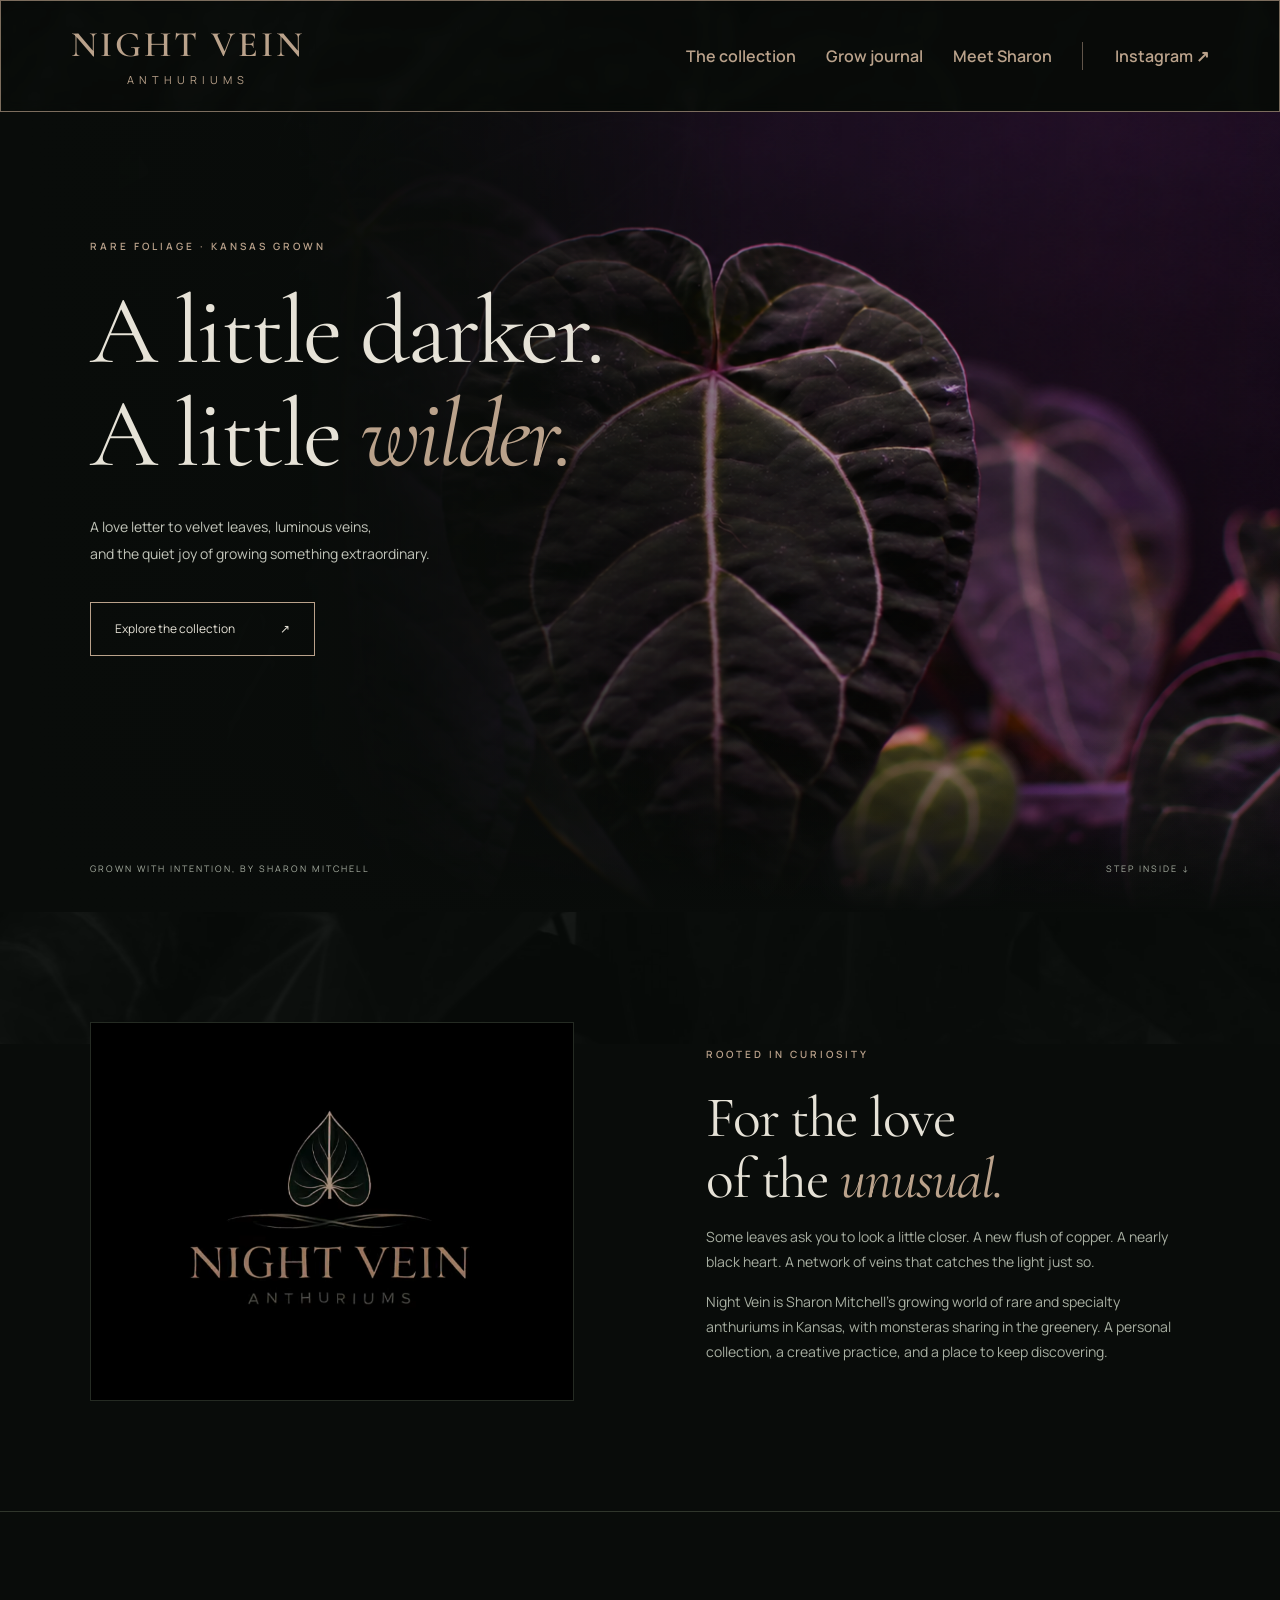
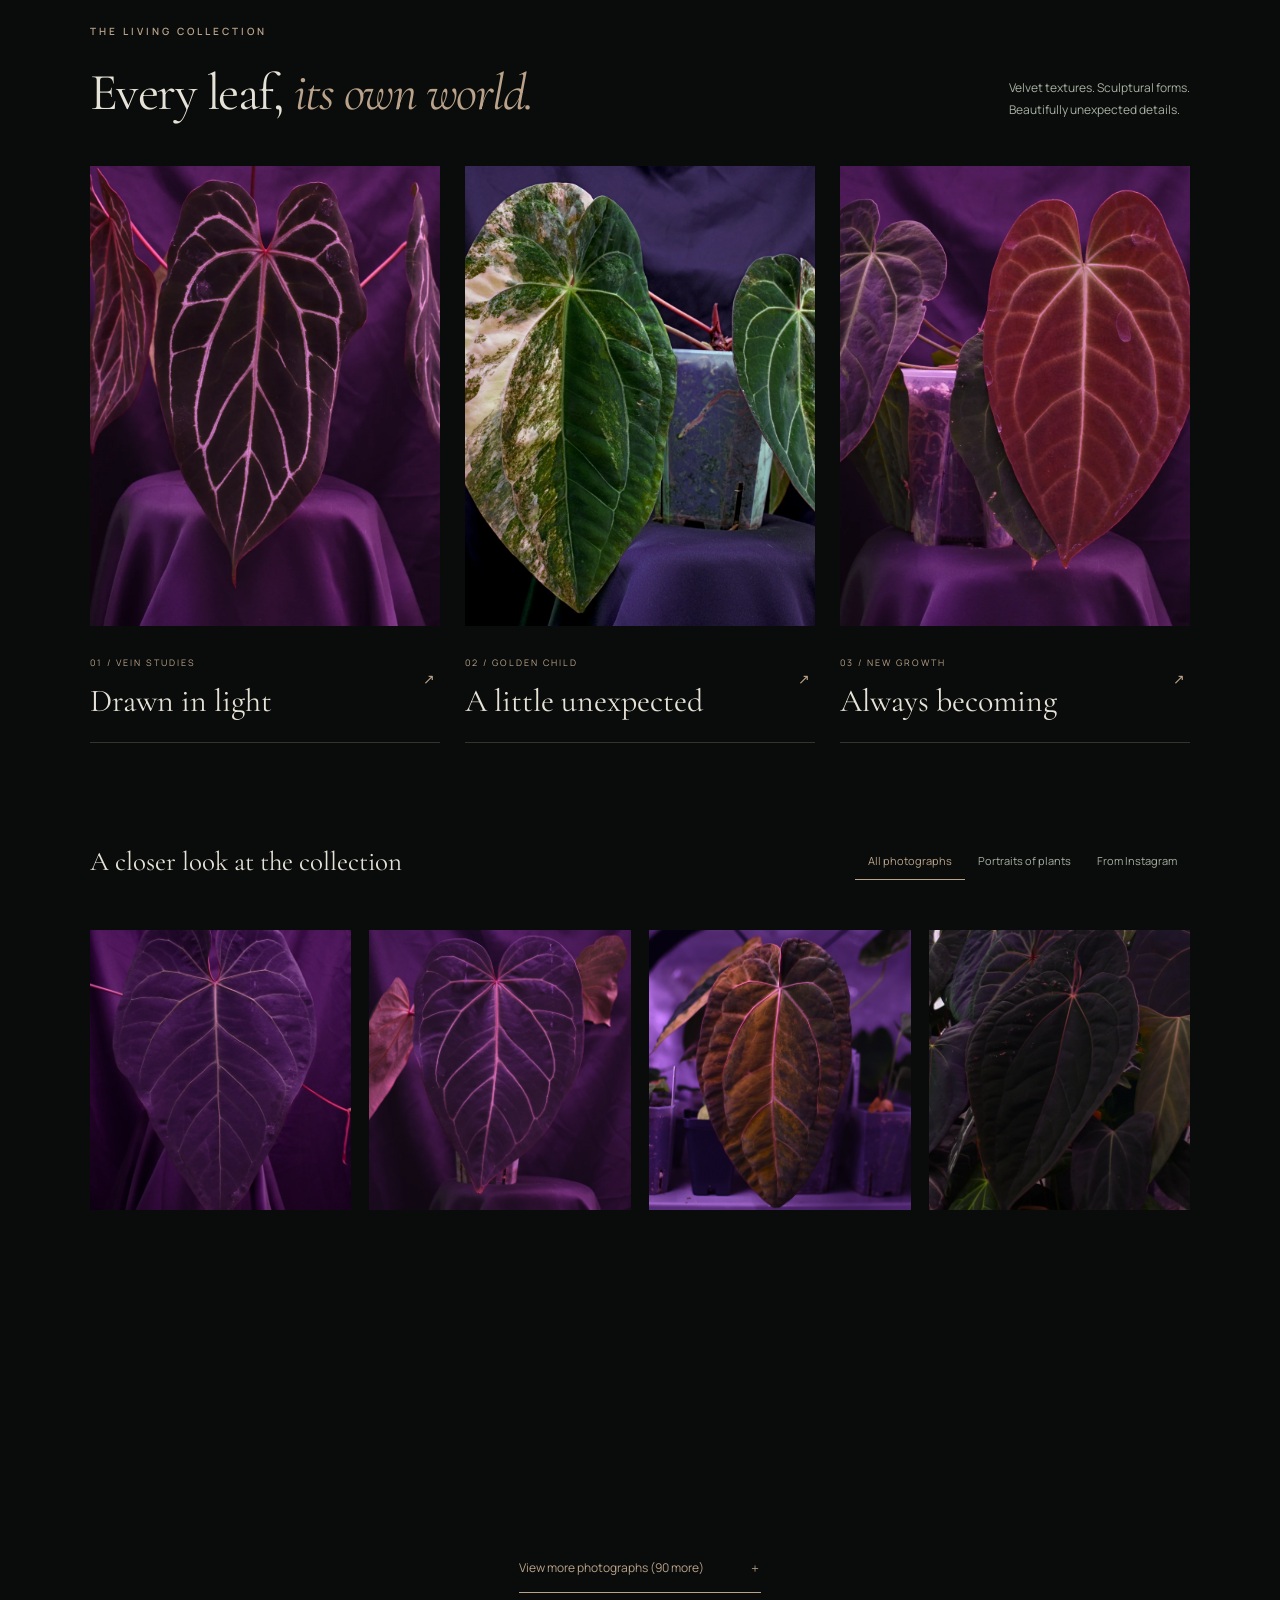
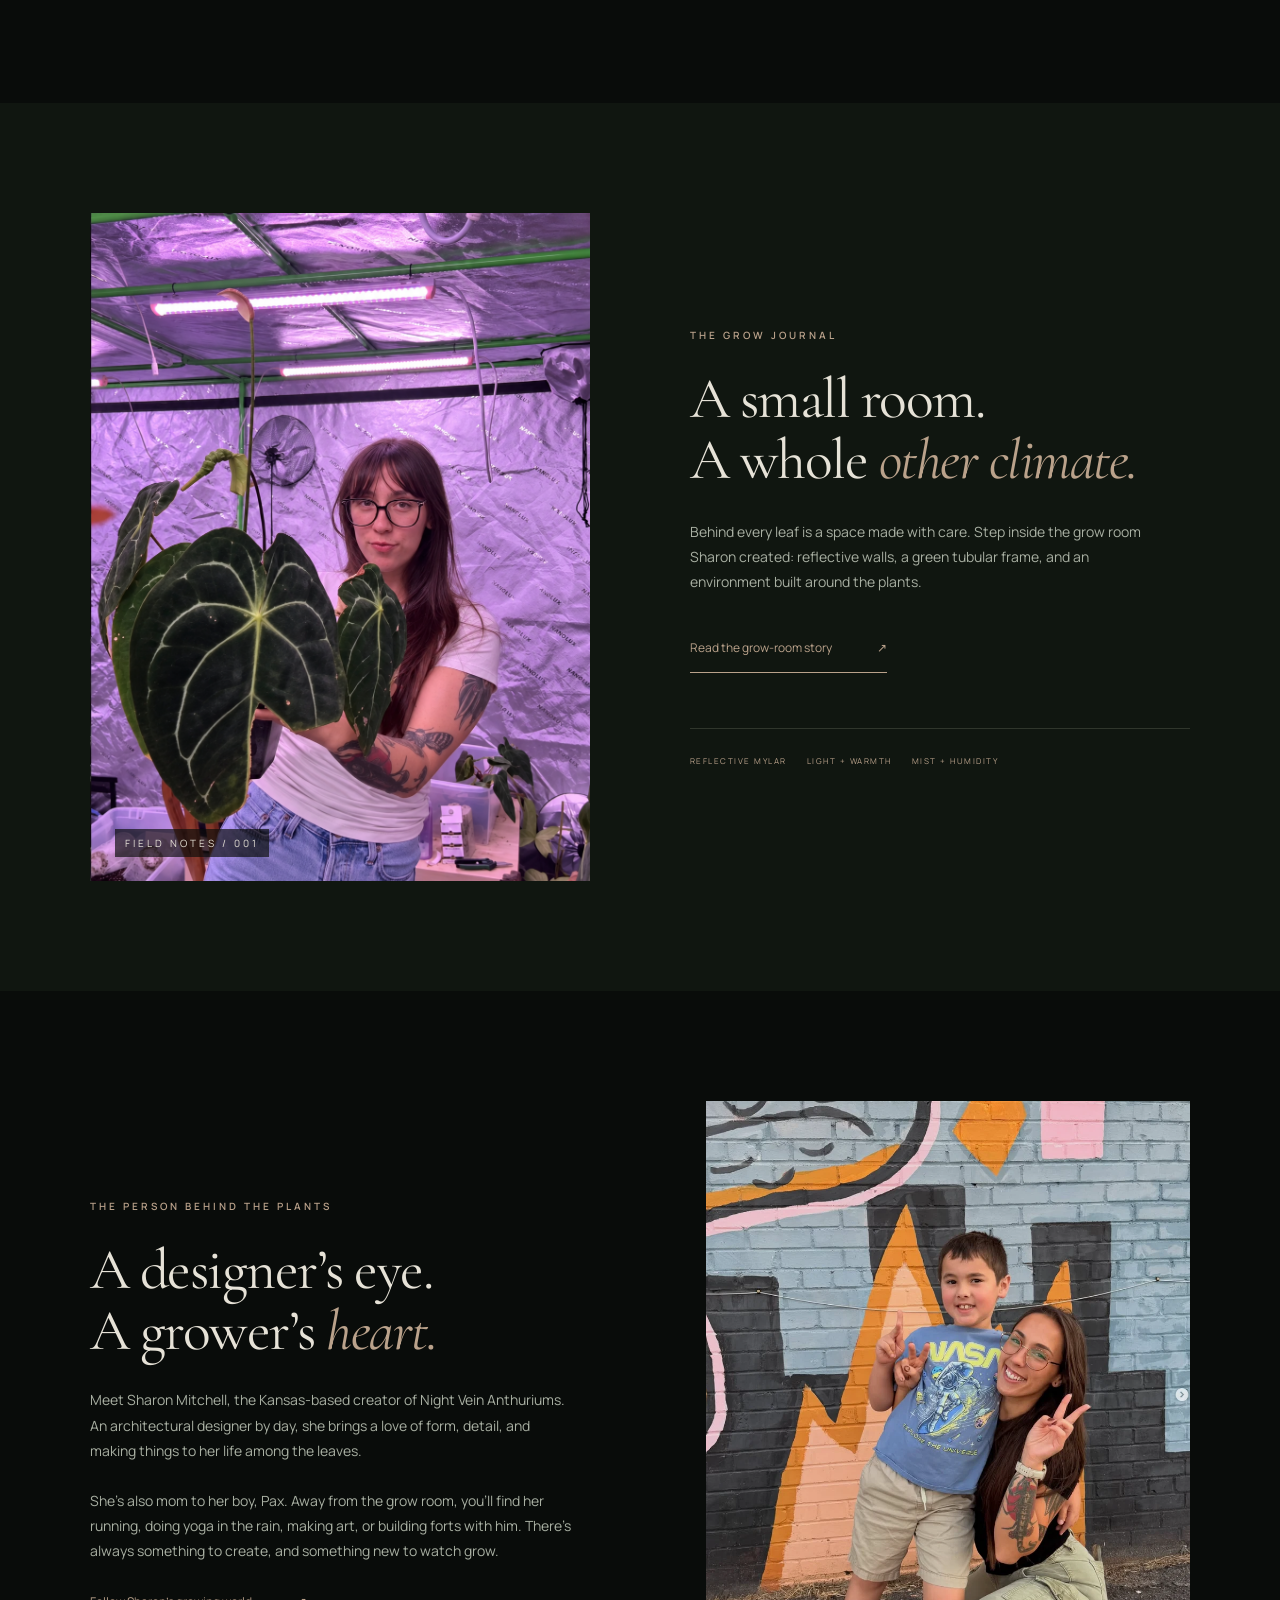
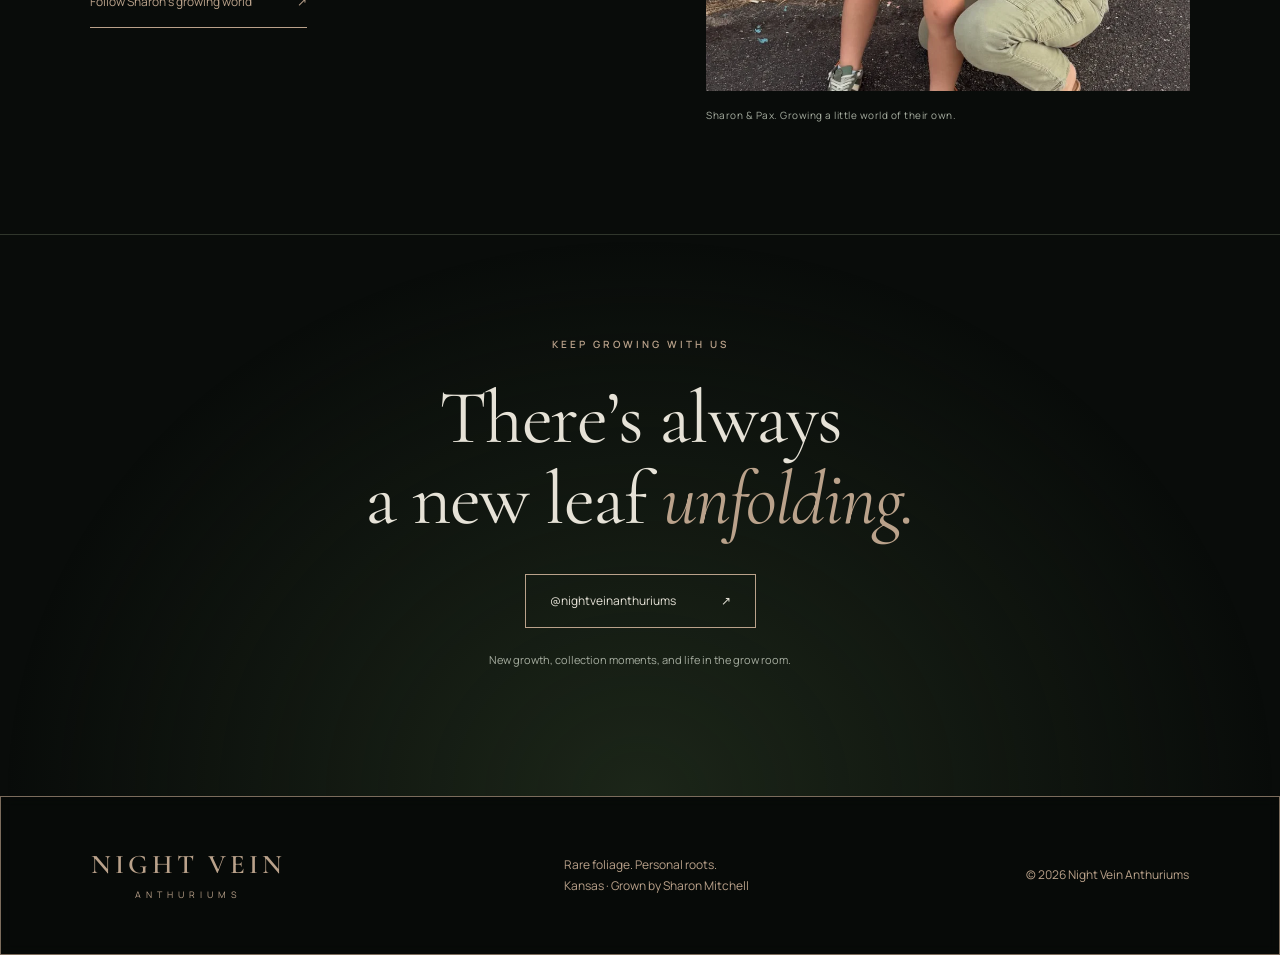
<file: nightvein/index.html>
<!doctype html>
<html lang="en"><head><meta charset="utf-8"><meta name="viewport" content="width=device-width,initial-scale=1"><title>Night Vein Anthuriums | Grown with intention in Kansas</title><meta name="description" content="A personal collection of rare and specialty anthuriums, grown by Sharon Mitchell in Kansas. Explore the plants, the grow room, and the story behind Night Vein."><meta name="theme-color" content="#090c0a"><link rel="icon" href="assets/logo.png"><link rel="stylesheet" href="styles.css?v=20260920-refined"></head>
<body><a class="skip" href="#main">Skip to content</a><header><a class="wordmark" href="#">NIGHT VEIN<span>ANTHURIUMS</span></a><nav aria-label="Main navigation"><a href="#collection">The collection</a><a href="#journal">Grow journal</a><a href="#sharon">Meet Sharon</a><a class="nav-social" href="https://www.instagram.com/nightveinanthuriums/" target="_blank" rel="noopener">Instagram ↗</a></nav></header>
<main id="main"><section class="hero"><img class="hero-photo" src="assets/hero-extended.png" alt="Deep velvet anthurium leaves with luminous pale veins"><div class="hero-shade"></div><div class="hero-content"><p class="eyebrow">RARE FOLIAGE · KANSAS GROWN</p><h1>A little darker.<br>A little <em>wilder.</em></h1><p>A love letter to velvet leaves, luminous veins,<br class="desktop"> and the quiet joy of growing something extraordinary.</p><a class="button" href="#collection">Explore the collection <span>↗</span></a></div><div class="hero-foot"><span>GROWN WITH INTENTION, BY SHARON MITCHELL</span><a href="#intro">STEP INSIDE ↓</a></div></section>
<section id="intro" class="intro section"><div class="logo-wrap"><img src="assets/logo.png" alt="Night Vein Anthuriums botanical logo" width="600" height="428"></div><div><p class="eyebrow">ROOTED IN CURIOSITY</p><h2>For the love<br>of the <em>unusual.</em></h2><p>Some leaves ask you to look a little closer. A new flush of copper. A nearly black heart. A network of veins that catches the light just so.</p><p>Night Vein is Sharon Mitchell’s growing world of rare and specialty anthuriums in Kansas, with monsteras sharing in the greenery. A personal collection, a creative practice, and a place to keep discovering.</p></div></section>
<section id="collection" class="section collection"><div class="section-heading"><div><p class="eyebrow">THE LIVING COLLECTION</p><h2>Every leaf, <em>its own world.</em></h2></div><p>Velvet textures. Sculptural forms.<br>Beautifully unexpected details.</p></div><div class="featured"><button class="photo-card" data-image="dsc_0398.webp" data-caption="Anthurium · luminous veins"><img src="assets/dsc_0398.webp" alt="Dark anthurium with sharply contrasting pale veins" loading="lazy"><span><small>01 / VEIN STUDIES</small><b>Drawn in light</b><i>↗</i></span></button><button class="photo-card" data-image="golden-child.webp" data-caption="Golden Child · from Sharon’s collection"><img src="assets/golden-child.webp" alt="Golden Child anthurium with green and cream variegation" loading="lazy"><span><small>02 / GOLDEN CHILD</small><b>A little unexpected</b><i>↗</i></span></button><button class="photo-card" data-image="dsc_0402.webp" data-caption="Anthurium · emerging color"><img src="assets/dsc_0402.webp" alt="Copper-toned young anthurium leaf beside mature dark foliage" loading="lazy"><span><small>03 / NEW GROWTH</small><b>Always becoming</b><i>↗</i></span></button></div><div class="gallery-toolbar"><p>A closer look at the collection</p><div role="group" aria-label="Filter photographs"><button class="active" data-filter="all" aria-pressed="true">All photographs</button><button data-filter="local" aria-pressed="false">Portraits of plants</button><button data-filter="Instagram public profile" aria-pressed="false">From Instagram</button></div></div><div id="gallery" class="gallery"></div><button id="more" class="text-button">View more photographs <span>＋</span></button></section>
<section id="journal" class="journal section"><div class="journal-photo"><img src="assets/sharon-growroom-enhanced.png" alt="Sharon among anthuriums beneath grow lights in her reflective grow room" loading="lazy"><span>FIELD NOTES / 001</span></div><div class="journal-copy"><p class="eyebrow">THE GROW JOURNAL</p><h2>A small room.<br>A whole <em>other climate.</em></h2><p>Behind every leaf is a space made with care. Step inside the grow room Sharon created: reflective walls, a green tubular frame, and an environment built around the plants.</p><button class="text-button" id="read-story">Read the grow-room story <span>↗</span></button><div class="room-details"><span>REFLECTIVE MYLAR</span><span>LIGHT + WARMTH</span><span>MIST + HUMIDITY</span></div></div></section>
<section id="sharon" class="section about"><div class="about-copy"><p class="eyebrow">THE PERSON BEHIND THE PLANTS</p><h2>A designer’s eye.<br>A grower’s <em>heart.</em></h2><p>Meet Sharon Mitchell, the Kansas-based creator of Night Vein Anthuriums. An architectural designer by day, she brings a love of form, detail, and making things to her life among the leaves.</p><p>She’s also mom to her boy, Pax. Away from the grow room, you’ll find her running, doing yoga in the rain, making art, or building forts with him. There’s always something to create, and something new to watch grow.</p><a class="text-button" href="https://www.instagram.com/nightveinanthuriums/" target="_blank" rel="noopener">Follow Sharon’s growing world <span>↗</span></a></div><figure><img src="assets/sharon-pax.webp" alt="Sharon and her son Pax smiling together in front of a colorful mural" loading="lazy"><figcaption>Sharon & Pax. Growing a little world of their own.</figcaption></figure></section>
<section class="closing"><p class="eyebrow">KEEP GROWING WITH US</p><h2>There’s always<br>a new leaf <em>unfolding.</em></h2><a class="button" href="https://www.instagram.com/nightveinanthuriums/" target="_blank" rel="noopener">@nightveinanthuriums <span>↗</span></a><p>New growth, collection moments, and life in the grow room.</p></section></main><footer><a class="wordmark" href="#">NIGHT VEIN<span>ANTHURIUMS</span></a><p>Rare foliage. Personal roots.<br>Kansas · Grown by Sharon Mitchell</p><span>© 2026 Night Vein Anthuriums</span></footer>
<dialog id="lightbox" aria-label="Photograph viewer"><button class="close" aria-label="Close photograph">×</button><img alt=""><p></p><div class="lightbox-nav"><button id="prev" aria-label="Previous photograph">←</button><span id="position"></span><button id="next" aria-label="Next photograph">→</button></div></dialog>
<dialog id="story" aria-labelledby="story-title"><button class="close" aria-label="Close story">×</button><article><p class="eyebrow">GROW JOURNAL / FIELD NOTES 001</p><h2 id="story-title">Building a little<br><em>world of green.</em></h2><p class="lede">The grow room behind Night Vein Anthuriums, created by Sharon Mitchell in Kansas.</p><img src="assets/sharon-growroom-enhanced.png" alt="Sharon in her illuminated grow room" loading="lazy"><h3>A framework for growing</h3><p>Sharon’s grow room begins with a powder-coated green tubular frame. The semi-modular structure gives the room its framework, with VIVOSUN reflective Mylar-coated walls enclosing the growing space. It is a practical setting for a collection whose details deserve a closer look.</p><h3>Light, mist, and warmth</h3><p>Grow lights illuminate the foliage, while the reflective walls help distribute that light around the enclosure. Misters add moisture to the air, and heat lamps supply warmth. Together, these elements shape the warm, humid environment Sharon has created for her plants; the lamps provide heat, while misting supplies the moisture.</p><h3>The plants at the heart of it</h3><p>Anthuriums are the focus of Night Vein: heart-shaped leaves, rich velvet surfaces, striking veins, and new growth that can emerge in a completely different color from the mature foliage. Her Instagram journal includes Golden Child, Delta Force, Red Vein Dark Phoenix, and a range of papillilaminum and magnificum crosses. Alongside the anthuriums, Sharon also grows monsteras.</p><h3>Designed with a personal touch</h3><p>As a full-time architectural designer, Sharon works with spaces and structures every day. Her grow room brings that same interest in making a space her own into a deeply personal project. Night Vein is a place where her creative life and love of plants meet.</p><p class="article-note">A look inside Sharon’s setup, based on her grow-room story. This is a personal space, not a step-by-step equipment or growing guide.</p><a href="https://www.instagram.com/nightveinanthuriums/" target="_blank" rel="noopener">Follow the grow room on Instagram ↗</a></article></dialog><script src="gallery-data.js"></script><script src="app.js?v=20260920-refined"></script></body></html>
</file>
<file: nightvein/styles.css>
@import url('https://fonts.googleapis.com/css2?family=Cormorant+Garamond:ital,wght@0,400;0,500;0,600;1,400;1,500&family=Manrope:wght@400;500;600;700&display=swap');
:root{--bg:#090c0a;--panel:#101610;--text:#e6e2d7;--muted:#a8afa2;--gold:#baa28b;--line:#30362c}*{box-sizing:border-box}html{scroll-behavior:smooth;scroll-padding-top:100px}body{margin:0;background:var(--bg);color:var(--text);font:14px/1.8 Manrope,Arial,sans-serif}a{color:inherit;text-decoration:none}button{font:inherit;color:inherit;cursor:pointer}button,a{-webkit-tap-highlight-color:transparent}button:focus-visible,a:focus-visible{outline:2px solid var(--gold);outline-offset:6px}button{background:none;border:0}img{max-width:100%;display:block}header{height:100px;padding:0 5.5%;display:flex;align-items:center;justify-content:space-between;border-bottom:1px solid var(--line)}.wordmark{font:27px/1.1 'Cormorant Garamond',Georgia,serif;letter-spacing:4px;color:var(--gold)}.wordmark span{display:block;font:9px Manrope,Arial;letter-spacing:5px;text-align:center;margin-top:8px}nav{display:flex;gap:34px;font-size:12px}nav a:hover{color:var(--gold)}.nav-social{border-left:1px solid var(--line);padding-left:32px}.hero{position:relative;min-height:720px;height:calc(100svh - 100px);max-height:1050px;overflow:hidden}.hero-photo{position:absolute;width:69%;height:100%;right:0;object-fit:cover;object-position:65% 48%}.hero-shade{position:absolute;inset:0;background:linear-gradient(90deg,#090c0a 2%,rgba(9,12,10,.95) 23%,rgba(9,12,10,.4) 58%,rgba(9,12,10,.05)),linear-gradient(0deg,#090c0a,transparent 22%)}.hero-content{position:relative;padding:125px 7% 140px;max-width:900px}.eyebrow{font-size:10px;font-weight:600;letter-spacing:3px;color:var(--gold);margin:0 0 25px}h1,h2,h3{font-family:'Cormorant Garamond',Georgia,serif;font-weight:400;line-height:1.06;margin:0}h1{font-size:clamp(65px,7.6vw,116px);letter-spacing:-3px}em{color:var(--gold);font-weight:400}.hero-content>p:not(.eyebrow){color:#c2c5ba;line-height:1.9;margin:28px 0 35px;max-width:450px}.button{display:inline-flex;align-items:center;gap:45px;border:1px solid var(--gold);padding:15px 24px;font-size:12px}.button:hover{background:var(--gold);color:var(--bg)}.hero-foot{position:absolute;bottom:35px;left:7%;right:7%;display:flex;justify-content:space-between;font-size:9px;letter-spacing:2px;color:var(--muted)}.section{max-width:1500px;margin:auto;padding:110px 7%}h2{font-size:clamp(45px,4.5vw,68px);letter-spacing:-1.5px}p{color:var(--muted)}.intro{display:grid;grid-template-columns:1fr 1fr;gap:12%;align-items:center;border-bottom:1px solid var(--line)}.intro p:not(.eyebrow){max-width:510px}.logo-wrap{background:#000;padding:10%;border:1px solid #252b23}.section-heading{display:flex;justify-content:space-between;align-items:end;margin-bottom:45px;gap:30px}.section-heading h2{font-size:52px}.section-heading>p{font-size:12px;margin:0}.featured{display:grid;grid-template-columns:repeat(3,1fr);gap:25px}.photo-card{text-align:left;padding:0;position:relative;overflow:hidden}.photo-card img{width:100%;height:460px;object-fit:cover;transition:transform .6s}.photo-card:hover img{transform:scale(1.035)}.photo-card>span{display:block;padding:22px 0;border-bottom:1px solid var(--line);position:relative}.photo-card small{font-size:9px;letter-spacing:2px;color:var(--gold)}.photo-card b{display:block;font:32px 'Cormorant Garamond',Georgia;margin-top:8px}.photo-card i{position:absolute;right:5px;top:40px;color:var(--gold);font-style:normal}.gallery-toolbar{display:flex;justify-content:space-between;align-items:center;margin:75px 0 25px;gap:15px}.gallery-toolbar>p{font:27px 'Cormorant Garamond',Georgia;color:var(--text)}.gallery-toolbar button{font-size:11px;padding:8px 13px;color:var(--muted);border-bottom:1px solid transparent}.gallery-toolbar button.active{border-color:var(--gold);color:var(--gold)}.gallery{display:grid;grid-template-columns:repeat(4,1fr);gap:18px}.gallery button{padding:0;overflow:hidden}.gallery img{height:280px;width:100%;object-fit:cover;transition:transform .4s}.gallery button:hover img{transform:scale(1.04)}.text-button{display:inline-flex;gap:45px;padding:14px 0;border-bottom:1px solid var(--gold);font-size:12px;color:var(--gold)}#more{display:flex;margin:35px auto 0}.journal{background:var(--panel);display:grid;grid-template-columns:1fr 1fr;gap:9%;align-items:center;max-width:none}.journal-photo{position:relative}.journal-photo img{width:100%;height:620px;object-fit:cover}.journal-photo>span{position:absolute;bottom:24px;left:25px;font-size:10px;letter-spacing:3px;background:#090c0aaa;padding:5px 10px}.journal-copy>p:not(.eyebrow){margin:28px 0;max-width:460px}.room-details{border-top:1px solid var(--line);margin-top:55px;padding-top:25px;display:flex;flex-wrap:wrap;gap:20px;font-size:8px;letter-spacing:1.5px;color:var(--gold)}.about{display:grid;grid-template-columns:1fr 1fr;gap:12%;align-items:center}.about-copy>p:not(.eyebrow){max-width:500px;margin-top:25px}.about figure{margin:0}.about figure img{height:590px;width:100%;object-fit:cover}.about figcaption{font-size:10px;letter-spacing:.5px;margin-top:15px;color:var(--muted)}.closing{text-align:center;padding:100px 20px 115px;border-top:1px solid var(--line);background:radial-gradient(ellipse at bottom,#1c2619,transparent 70%)}.closing h2{font-size:76px}.closing .button{margin-top:35px}.closing>p:last-child{font-size:11px;margin-top:22px}footer{border-top:1px solid var(--line);padding:45px 7%;display:flex;justify-content:space-between;align-items:center;gap:30px}footer p,footer>span{font-size:10px}footer>span{color:var(--muted)}dialog{background:var(--bg);color:var(--text);border:1px solid var(--line);max-height:92svh;max-width:94vw}dialog::backdrop{background:#000e;backdrop-filter:blur(8px)}.close{position:sticky;float:right;top:0;right:0;background:var(--bg);width:44px;height:44px;font-size:30px;z-index:3}#lightbox{padding:14px 22px;width:900px;text-align:center}#lightbox>img{max-height:68svh;max-width:100%;object-fit:contain;margin:auto}#lightbox>p{font-size:12px}.lightbox-nav{display:flex;justify-content:center;gap:25px;align-items:center}.lightbox-nav button{padding:8px 20px;border:1px solid var(--line)}#position{font-size:11px}#story{width:860px;padding:20px}article{padding:35px 65px 65px}article h2{font-size:62px}article .lede{font-size:18px}article img{width:100%;max-height:450px;object-fit:cover;margin:35px 0}article h3{font-size:34px;margin-top:35px}article a{color:var(--gold)}.article-note{font-size:11px;border-top:1px solid var(--line);padding-top:20px;margin-top:30px}.skip{position:absolute;top:-100px;z-index:10;background:var(--gold);color:#000;padding:10px}.skip:focus{top:0}[hidden]{display:none!important}@media(min-width:1600px){.hero-content{padding-top:170px}}@media(max-width:900px){header{padding:20px 5%;height:auto;gap:20px}.wordmark{font-size:23px}nav{gap:18px;font-size:10px}.nav-social{display:none}.hero{min-height:660px;max-height:800px}.hero-photo{width:90%}.hero-content{padding:115px 6%}.hero-shade{background:linear-gradient(90deg,#090c0af0,#090c0a66),linear-gradient(0deg,#090c0a,transparent 35%)}.section{padding:80px 6%}.intro,.about{gap:7%}.photo-card img{height:330px}.photo-card b{font-size:26px}.section-heading{display:block}.section-heading>p{margin-top:20px}.gallery img{height:200px}.gallery-toolbar{display:block}.journal{gap:7%}.journal-photo img{height:540px}.about figure img{height:480px}.closing h2{font-size:64px}}@media(max-width:600px){header{flex-wrap:wrap;justify-content:center;padding:22px 15px 16px}nav{width:100%;justify-content:center;gap:28px;margin-top:12px}h1{font-size:72px}.hero{height:710px;min-height:0}.hero-photo{width:100%;object-position:61% center}.hero-content{padding:110px 7%}.hero-content>p:not(.eyebrow){font-size:13px;max-width:310px}.eyebrow{font-size:8px;letter-spacing:2px}.hero-foot{font-size:7px;letter-spacing:1px;gap:25px}.section{padding:65px 7%}.intro,.about,.journal{grid-template-columns:1fr;gap:45px}.intro .logo-wrap{max-width:350px;margin:auto;padding:6%}.section-heading h2{font-size:43px}.featured{grid-template-columns:1fr;gap:30px}.photo-card img{height:450px}.gallery{grid-template-columns:repeat(2,1fr);gap:12px}.gallery img{height:230px}.gallery-toolbar{margin-top:50px}.gallery-toolbar button{padding:8px;font-size:10px}.journal-photo img{height:490px}.journal-copy{padding-bottom:15px}.about figure img{height:auto}.closing{padding:75px 7%}.closing h2{font-size:54px}.closing .button{gap:25px}footer{flex-direction:column;text-align:center;padding:40px 7%;gap:20px}footer p{margin:0}article{padding:30px 10px}article h2{font-size:45px}.desktop{display:none}}@media(prefers-reduced-motion:reduce){html{scroll-behavior:auto}*{transition:none!important}}

@media(max-width:600px){h1{font-size:60px;letter-spacing:-2px}.hero-content{padding-top:125px}}

/* Preserve the supplied logo proportions and give the page light bookends. */
.logo-wrap img{width:100%;height:auto;object-fit:contain}
header,footer{background:#f3f0e8;color:#283025;border-color:#d8d4c9}
header .wordmark,footer .wordmark{color:#76614d}
header nav a:hover{color:#76614d}
header .nav-social{border-color:#d8d4c9}
footer p,footer>span{color:#596052}

/* Quiet, scroll-led movement; no scroll hijacking. */
.reading-progress{position:fixed;top:0;left:0;right:0;height:3px;background:var(--gold);z-index:20;transform:scaleX(0);transform-origin:left;pointer-events:none}
.motion-enabled .hero-photo{transform:translate3d(0,var(--hero-drift,0px),0) scale(1.10);transform-origin:center;will-change:transform}
.motion-enabled .scroll-reveal{opacity:0;transform:translateY(28px);transition:opacity .85s ease var(--reveal-delay,0ms),transform .85s cubic-bezier(.2,.65,.3,1) var(--reveal-delay,0ms)}
.motion-enabled .scroll-reveal.is-revealed,.motion-enabled .scroll-reveal:focus-within{opacity:1;transform:translateY(0)}
@media(prefers-reduced-motion:reduce){.reading-progress{display:none}.motion-enabled .hero-photo{transform:none;will-change:auto}.motion-enabled .scroll-reveal{opacity:1;transform:none;transition:none}}

/* Gold bookends, generous navigation, and botanical depth. */
header,footer{background:#baa28b;color:#211722;border-color:#a18a74}
header{position:relative;z-index:2;min-height:112px;height:auto;padding-top:22px;padding-bottom:22px}
header .wordmark{font-size:36px;font-weight:600;letter-spacing:3px;color:#211722}
header .wordmark span{font-size:11px;letter-spacing:5px;color:#211722}
header nav{font-size:16px;font-weight:600;gap:30px}
header nav a:hover{color:#000;text-decoration:underline;text-underline-offset:6px}
header .nav-social{border-color:#806b59}
footer .wordmark{color:#211722;font-weight:600}
footer p,footer>span{color:#302431;font-size:12px}
main,footer{position:relative;z-index:1}
.botanical-backdrop{position:fixed;inset:-10%;z-index:0;pointer-events:none;overflow:hidden;opacity:.045;background-image:url('assets/dsc_0171.webp');background-size:cover;background-position:center;filter:grayscale(1);animation:leaf-drift 38s ease-in-out infinite alternate}
@keyframes leaf-drift{from{transform:translate3d(-1%,0,0) scale(1.04) rotate(-1deg)}to{transform:translate3d(2%,-2%,0) scale(1.12) rotate(1deg)}}
.motion-enabled .photo-card img,.motion-enabled .gallery button img,.motion-enabled .journal-photo img,.motion-enabled .about figure img{transform:scale(1);transition:transform 1.3s cubic-bezier(.2,.65,.3,1)}
.motion-enabled .scroll-reveal:not(.is-revealed) img{transform:scale(1.13)}
.journal-photo,.about figure{overflow:hidden}
@media(hover:hover){.motion-enabled .photo-card:hover img,.motion-enabled .gallery button:hover img{transform:scale(1.055);transition-duration:.6s}}
@media(max-width:900px){header nav{font-size:14px;gap:20px}header .wordmark{font-size:31px}}
@media(max-width:600px){header{padding:24px 15px 20px}header nav{font-size:13px;gap:22px}header .wordmark{font-size:34px}header .wordmark span{font-size:11px}footer p,footer>span{font-size:12px}.botanical-backdrop{background-position:65% center}}
@media(prefers-reduced-motion:reduce){.botanical-backdrop{animation:none}.motion-enabled .scroll-reveal:not(.is-revealed) img,.motion-enabled .photo-card img,.motion-enabled .gallery button img,.motion-enabled .journal-photo img,.motion-enabled .about figure img{transform:none;transition:none}}

/* A more visible, continuously drifting botanical layer. */
.botanical-backdrop{opacity:.15;inset:-16%;animation:leaf-drift-visible 18s ease-in-out infinite alternate;will-change:transform}
@keyframes leaf-drift-visible{from{transform:translate3d(-4%,2%,0) scale(1.03) rotate(-2deg)}to{transform:translate3d(4%,-3%,0) scale(1.16) rotate(2deg)}}
header{background:rgba(186,162,139,.82);backdrop-filter:blur(9px);-webkit-backdrop-filter:blur(9px)}
@media(prefers-reduced-motion:reduce){.botanical-backdrop{animation:none;will-change:auto}}

/* Transparent gold-outlined bookends; navigation remains visible on scroll. */
header,footer{background:rgba(5,8,6,.40);color:var(--gold);border:1px solid rgba(186,162,139,.65);backdrop-filter:blur(6px);-webkit-backdrop-filter:blur(6px)}
header{position:sticky;top:0;z-index:15}
header .wordmark,header .wordmark span,footer .wordmark,footer p,footer>span{color:var(--gold)}
header nav a:hover{color:#ead8c5}
header .nav-social{border-color:rgba(186,162,139,.5)}
html{scroll-padding-top:135px}
@media(max-width:600px){html{scroll-padding-top:165px}}

/* Keep the full upper leaf clear of the navigation and hero crop. */
.hero-photo{object-position:65% 25%;top:45px;height:calc(100% - 45px)}
.motion-enabled .hero-photo{transform:translate3d(0,var(--hero-drift,0px),0) scale(1.02);transform-origin:center top}
@media(max-width:600px){.hero-photo{object-position:61% 20%;top:30px;height:calc(100% - 30px)}}

/* Outpainted headroom fills the hero continuously, including during drift. */
.hero-photo{top:-120px;height:calc(100% + 120px);object-position:65% center}
@media(max-width:600px){.hero-photo{top:-100px;height:calc(100% + 100px);object-position:61% center}}
.hero-photo{mask-image:linear-gradient(to right,transparent,black 24%);-webkit-mask-image:linear-gradient(to right,transparent,black 24%)}

/* Broad feathering removes the photographic left boundary. */
.hero-photo{width:85%;mask-image:linear-gradient(to right,transparent 0%,rgba(0,0,0,.08) 12%,rgba(0,0,0,.45) 28%,black 52%);-webkit-mask-image:linear-gradient(to right,transparent 0%,rgba(0,0,0,.08) 12%,rgba(0,0,0,.45) 28%,black 52%)}
.journal-photo img{height:auto;aspect-ratio:3/4;object-fit:cover;object-position:center 48%}
#story article>img{height:auto;max-height:600px;object-fit:contain}
@media(max-width:600px){.hero-photo{width:100%;mask-image:linear-gradient(to right,transparent,black 35%);-webkit-mask-image:linear-gradient(to right,transparent,black 35%)}}
</file>
